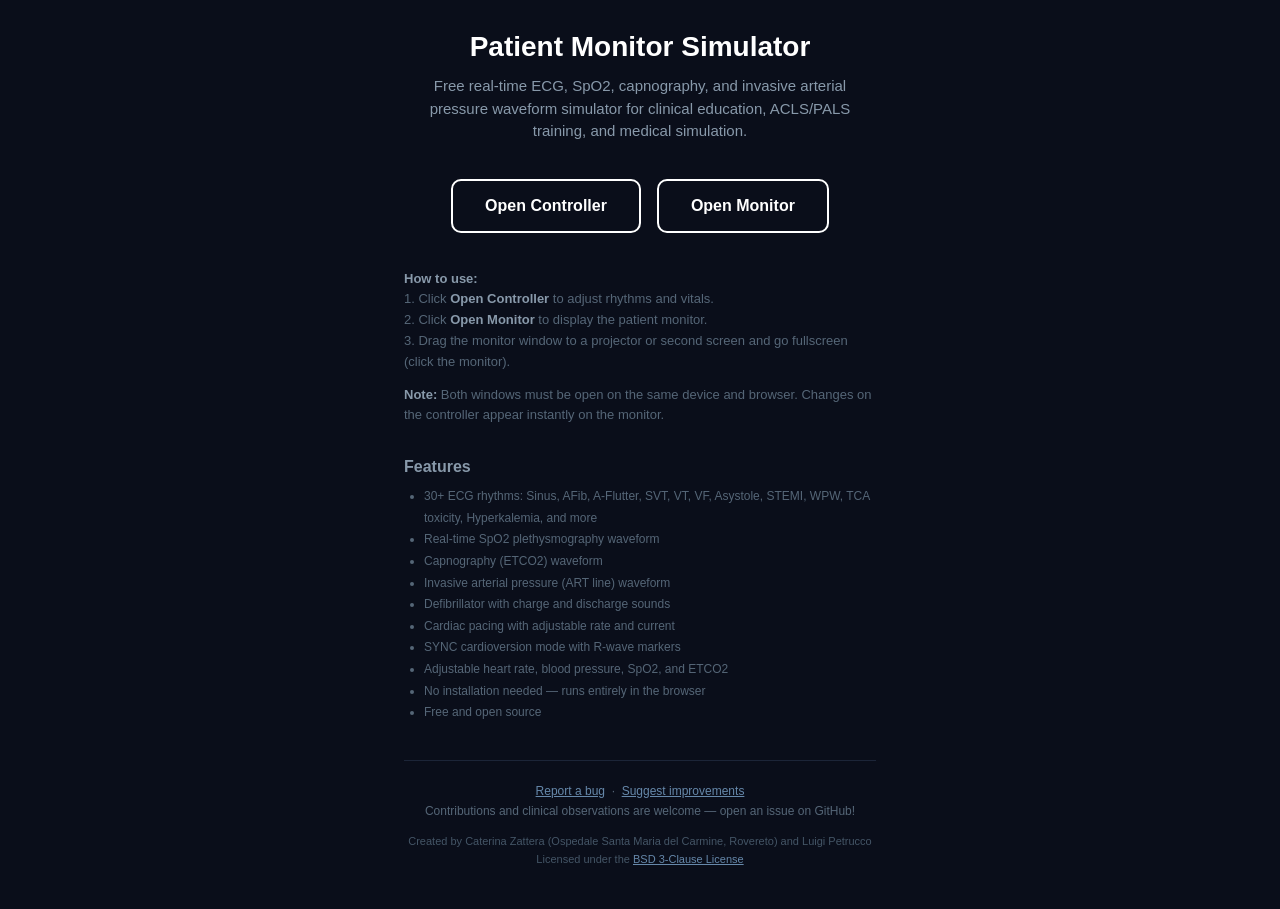
<file: monitor_simulator/frontend/index.html>
<!DOCTYPE html>
<html lang="en">
<head>
    <meta charset="UTF-8">
    <meta name="viewport" content="width=device-width, initial-scale=1.0">
    <title>Patient Monitor Simulator — Free ECG, SpO2 & Capnography Waveform Simulator for Clinical Education</title>
    <meta name="description" content="Free real-time patient monitor simulator with ECG rhythms, SpO2 plethysmography, capnography, invasive arterial pressure, defibrillator, and pacing. Designed for medical education, ACLS/PALS training, and clinical simulation.">
    <meta name="keywords" content="patient monitor simulator, ECG simulator, EKG simulator, clinical education, medical simulation, ACLS training, PALS training, cardiac rhythms, SpO2 waveform, capnography simulator, defibrillator simulator, arterial line waveform, bedside monitor, nursing education, paramedic training, emergency medicine, critical care, sinus rhythm, atrial fibrillation, ventricular tachycardia, ventricular fibrillation, STEMI, WPW, cardiac arrest, CPR training">
    <meta name="author" content="Caterina Zattera, Luigi Petrucco">
    <meta name="robots" content="index, follow">
    <link rel="canonical" href="https://www.roschunters.eu/">

    <!-- Open Graph / Social Media -->
    <meta property="og:type" content="website">
    <meta property="og:title" content="Patient Monitor Simulator — Free Clinical Education Tool">
    <meta property="og:description" content="Real-time ECG, SpO2, capnography, and arterial pressure waveform simulator. 30+ cardiac rhythms, defibrillator, pacing, and SYNC mode. Free and open source.">
    <meta property="og:url" content="https://www.roschunters.eu/">
    <meta property="og:site_name" content="Patient Monitor Simulator">

    <!-- Twitter Card -->
    <meta name="twitter:card" content="summary_large_image">
    <meta name="twitter:title" content="Patient Monitor Simulator — Free ECG & Waveform Simulator">
    <meta name="twitter:description" content="Real-time patient monitor simulator for clinical education. 30+ ECG rhythms, SpO2, capnography, arterial line, defibrillator, and pacing.">

    <!-- Structured Data -->
    <script type="application/ld+json">
    {
        "@context": "https://schema.org",
        "@type": "WebApplication",
        "name": "Patient Monitor Simulator",
        "url": "https://www.roschunters.eu/",
        "description": "Free real-time patient monitor simulator with ECG, SpO2, capnography, and invasive arterial pressure waveforms for clinical education and medical simulation training.",
        "applicationCategory": "EducationalApplication",
        "operatingSystem": "Any (web browser)",
        "offers": { "@type": "Offer", "price": "0", "priceCurrency": "USD" },
        "author": [
            { "@type": "Person", "name": "Caterina Zattera", "affiliation": "Ospedale Santa Maria del Carmine, Rovereto" },
            { "@type": "Person", "name": "Luigi Petrucco" }
        ],
        "license": "https://github.com/vigji/ekg-generator/blob/main/LICENSE"
    }
    </script>
    <style>
        * { margin: 0; padding: 0; box-sizing: border-box; }
        html, body {
            height: 100%;
            background: #0a0e1a;
            font-family: -apple-system, BlinkMacSystemFont, 'Segoe UI', Roboto, sans-serif;
            color: #e0e0e0;
            display: flex;
            align-items: center;
            justify-content: center;
        }
        .container {
            text-align: center;
            max-width: 520px;
            padding: 40px 24px;
        }
        h1 {
            font-size: 28px;
            font-weight: 700;
            color: #fff;
            margin-bottom: 12px;
        }
        .subtitle {
            font-size: 15px;
            color: #8899aa;
            margin-bottom: 36px;
            line-height: 1.5;
        }
        .links {
            display: flex;
            gap: 16px;
            justify-content: center;
            margin-bottom: 36px;
        }
        a.btn {
            display: inline-block;
            padding: 16px 32px;
            border-radius: 10px;
            font-size: 16px;
            font-weight: 600;
            text-decoration: none;
            transition: all 0.15s;
        }
        a.btn-controller, a.btn-monitor {
            background: transparent;
            border: 2px solid #fff;
            color: #fff;
        }
        a.btn-controller:hover, a.btn-monitor:hover {
            background: rgba(255, 255, 255, 0.1);
        }
        .instructions {
            font-size: 13px;
            color: #556677;
            line-height: 1.6;
            text-align: left;
        }
        .instructions strong { color: #8899aa; }
        .footer {
            margin-top: 36px;
            padding-top: 20px;
            border-top: 1px solid #1c2538;
            font-size: 12px;
            color: #556677;
            line-height: 1.7;
            text-align: center;
        }
        .footer a { color: #6688aa; }
        .footer a:hover { color: #8899bb; }
        .credits {
            margin-top: 10px;
            font-size: 11px;
            color: #445566;
        }
        .features {
            margin-top: 32px;
            text-align: left;
        }
        .features h2 {
            font-size: 16px;
            color: #8899aa;
            margin-bottom: 10px;
        }
        .features ul {
            font-size: 12px;
            color: #556677;
            line-height: 1.8;
            padding-left: 20px;
        }
    </style>
</head>
<body>
    <div class="container">
        <h1>Patient Monitor Simulator</h1>
        <p class="subtitle">
            Free real-time ECG, SpO2, capnography, and invasive arterial pressure waveform simulator for clinical education, ACLS/PALS training, and medical simulation.
        </p>
        <div class="links">
            <a href="controller/index.html" class="btn btn-controller" target="_blank">Open Controller</a>
            <a href="monitor/index.html" class="btn btn-monitor" target="_blank">Open Monitor</a>
        </div>
        <div class="instructions">
            <p><strong>How to use:</strong></p>
            <p>1. Click <strong>Open Controller</strong> to adjust rhythms and vitals.</p>
            <p>2. Click <strong>Open Monitor</strong> to display the patient monitor.</p>
            <p>3. Drag the monitor window to a projector or second screen and go fullscreen (click the monitor).</p>
            <p style="margin-top: 12px;"><strong>Note:</strong> Both windows must be open on the same device and browser. Changes on the controller appear instantly on the monitor.</p>
        </div>
        <div class="features">
            <h2>Features</h2>
            <ul>
                <li>30+ ECG rhythms: Sinus, AFib, A-Flutter, SVT, VT, VF, Asystole, STEMI, WPW, TCA toxicity, Hyperkalemia, and more</li>
                <li>Real-time SpO2 plethysmography waveform</li>
                <li>Capnography (ETCO2) waveform</li>
                <li>Invasive arterial pressure (ART line) waveform</li>
                <li>Defibrillator with charge and discharge sounds</li>
                <li>Cardiac pacing with adjustable rate and current</li>
                <li>SYNC cardioversion mode with R-wave markers</li>
                <li>Adjustable heart rate, blood pressure, SpO2, and ETCO2</li>
                <li>No installation needed — runs entirely in the browser</li>
                <li>Free and open source</li>
            </ul>
        </div>
        <div class="footer">
            <p>
                <a href="https://github.com/vigji/ekg-generator/issues/new?labels=bug&template=blank" target="_blank">Report a bug</a>
                &nbsp;&middot;&nbsp;
                <a href="https://github.com/vigji/ekg-generator/issues/new?labels=enhancement&template=blank" target="_blank">Suggest improvements</a>
            </p>
            <p>Contributions and clinical observations are welcome — open an issue on GitHub!</p>
            <p class="credits">
                Created by Caterina Zattera (Ospedale Santa Maria del Carmine, Rovereto) and Luigi Petrucco
                <br>
                Licensed under the <a href="https://github.com/vigji/ekg-generator/blob/main/LICENSE" target="_blank">BSD 3-Clause License</a>
            </p>
        </div>
    </div>
</body>
</html>
</file>
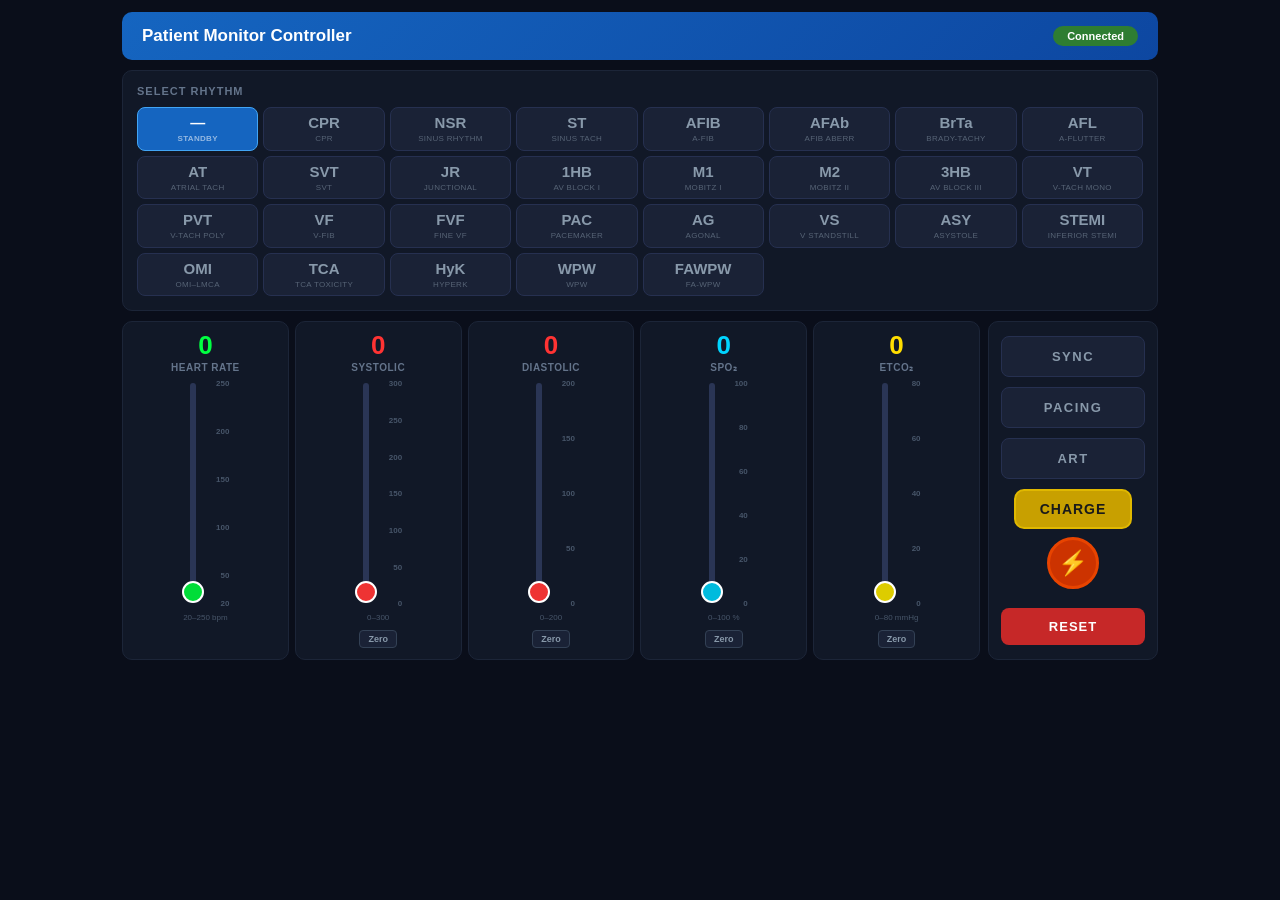
<file: monitor_simulator/frontend/controller/index.html>
<!DOCTYPE html>
<html lang="en">
<head>
    <meta charset="UTF-8">
    <meta name="viewport" content="width=device-width, initial-scale=1.0, user-scalable=no">
    <title>Monitor Controller</title>
    <link rel="stylesheet" href="style.css">
</head>
<body>
    <div id="controller">
        <!-- Header -->
        <div class="header">
            <h1>Patient Monitor Controller</h1>
            <div class="connection-status" id="conn-status">Disconnected</div>
        </div>

        <!-- Rhythm Selection Grid -->
        <div class="section">
            <div class="section-label">Select Rhythm</div>
            <div class="rhythm-grid" id="rhythm-grid">
                <!-- Populated by JS -->
            </div>
        </div>

        <!-- Sliders + Controls side-by-side -->
        <div class="bottom-row">
            <div class="sliders-row">
                <!-- Heart Rate -->
                <div class="slider-col">
                    <div class="slider-value ecg-color" id="hr-display">72</div>
                    <div class="slider-label">Heart Rate</div>
                    <div class="slider-wrap">
                        <input type="range" id="hr-slider" min="20" max="250" value="72"
                               orient="vertical" class="vslider ecg-slider">
                        <div class="slider-scale" id="hr-scale"></div>
                    </div>
                    <div class="slider-range">20–250 bpm</div>
                    <div class="slider-zero-spacer"></div>
                </div>

                <!-- Systolic BP -->
                <div class="slider-col">
                    <div class="slider-value bp-color" id="sys-display">120</div>
                    <div class="slider-label">Systolic</div>
                    <div class="slider-wrap">
                        <input type="range" id="sys-slider" min="0" max="300" value="120"
                               orient="vertical" class="vslider bp-slider">
                        <div class="slider-scale" id="sys-scale"></div>
                    </div>
                    <div class="slider-range">0–300</div>
                    <button class="slider-zero-btn" id="zero-sys">Zero</button>
                </div>

                <!-- Diastolic BP -->
                <div class="slider-col">
                    <div class="slider-value bp-color" id="dia-display">80</div>
                    <div class="slider-label">Diastolic</div>
                    <div class="slider-wrap">
                        <input type="range" id="dia-slider" min="0" max="200" value="80"
                               orient="vertical" class="vslider bp-slider">
                        <div class="slider-scale" id="dia-scale"></div>
                    </div>
                    <div class="slider-range">0–200</div>
                    <button class="slider-zero-btn" id="zero-dia">Zero</button>
                </div>

                <!-- SpO2 -->
                <div class="slider-col">
                    <div class="slider-value spo2-color" id="spo2-display">98</div>
                    <div class="slider-label">SpO₂</div>
                    <div class="slider-wrap">
                        <input type="range" id="spo2-slider" min="0" max="100" value="98"
                               orient="vertical" class="vslider spo2-slider">
                        <div class="slider-scale" id="spo2-scale"></div>
                    </div>
                    <div class="slider-range">0–100 %</div>
                    <button class="slider-zero-btn" id="zero-spo2">Zero</button>
                </div>

                <!-- EtCO2 -->
                <div class="slider-col">
                    <div class="slider-value capno-color" id="etco2-display">35</div>
                    <div class="slider-label">EtCO₂</div>
                    <div class="slider-wrap">
                        <input type="range" id="etco2-slider" min="0" max="80" value="35"
                               orient="vertical" class="vslider capno-slider">
                        <div class="slider-scale" id="etco2-scale"></div>
                    </div>
                    <div class="slider-range">0–80 mmHg</div>
                    <button class="slider-zero-btn" id="zero-etco2">Zero</button>
                </div>
            </div>

            <!-- Controls panel -->
            <div class="controls-panel">
                <button class="sync-btn" id="sync-btn">SYNC</button>
                <button class="pacing-btn" id="pacing-btn">PACING</button>
                <div class="pacing-controls" id="pacing-controls" style="display: none;">
                    <div class="pacing-param">
                        <span class="pacing-label">Rate</span>
                        <input type="range" id="pacing-rate-slider" min="40" max="180" value="70" class="hslider pacing-slider">
                        <span class="pacing-value" id="pacing-rate-display">70</span>
                        <span class="pacing-unit">bpm</span>
                    </div>
                    <div class="pacing-param">
                        <span class="pacing-label">Current</span>
                        <input type="range" id="pacing-current-slider" min="0" max="200" value="70" class="hslider pacing-slider">
                        <span class="pacing-value" id="pacing-current-display">70</span>
                        <span class="pacing-unit">mA</span>
                    </div>
                </div>
                <button class="art-btn" id="art-btn">ART</button>
                <div class="defib-controls">
                    <button class="defib-charge-btn" id="defib-charge-btn">Charge</button>
                    <button class="defib-shock-btn" id="defib-shock-btn">⚡</button>
                </div>
                <button class="action-btn reset-btn" id="reset-btn">Reset</button>
            </div>
        </div>
    </div>

    <script src="../shared/channel.js"></script>
    <script src="controller.js"></script>
</body>
</html>
</file>
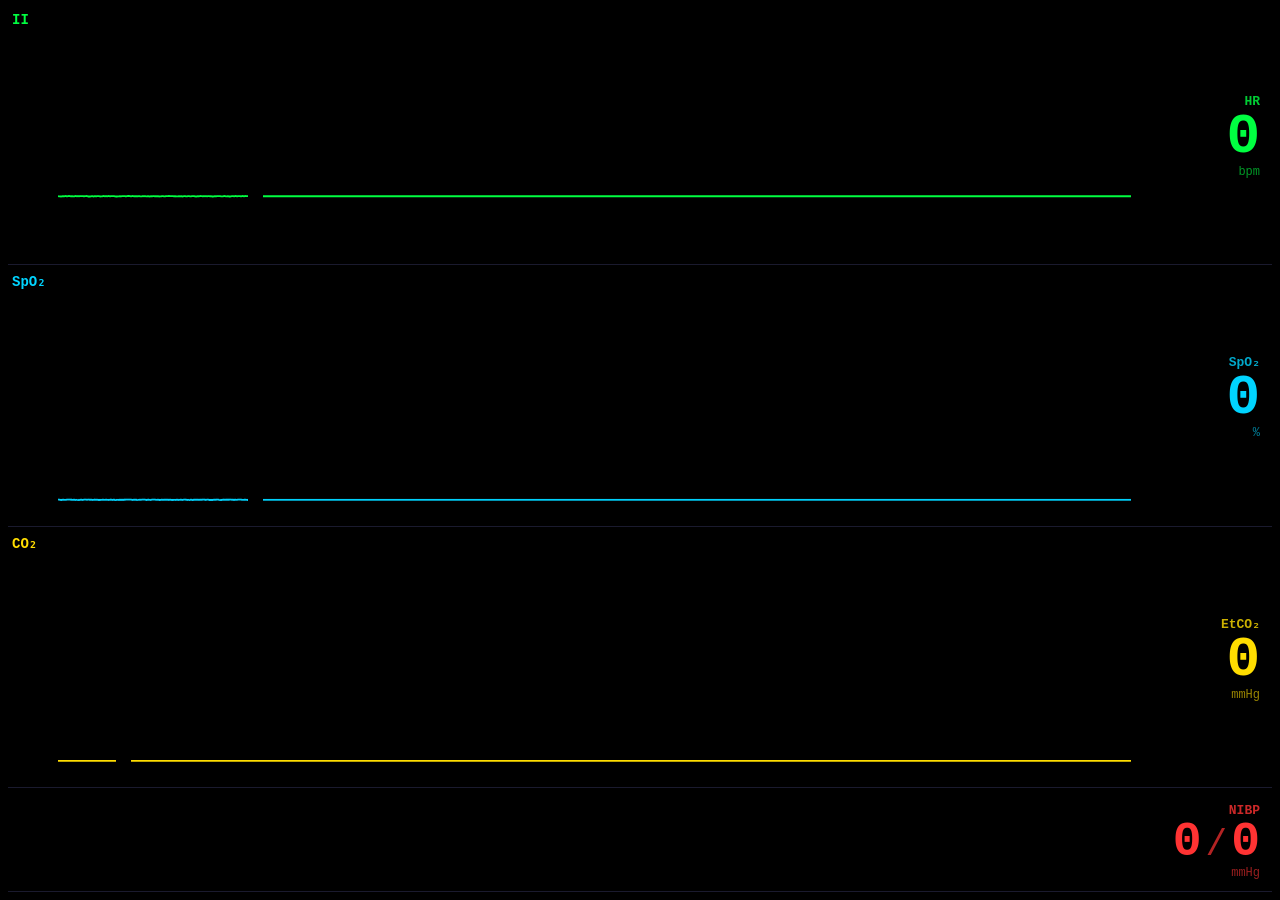
<file: monitor_simulator/frontend/monitor/index.html>
<!DOCTYPE html>
<html lang="en">
<head>
    <meta charset="UTF-8">
    <meta name="viewport" content="width=device-width, initial-scale=1.0">
    <title>Patient Monitor</title>
    <link rel="stylesheet" href="style.css">
</head>
<body>
    <div id="monitor">
        <!-- ECG Row -->
        <div class="waveform-row">
            <div class="waveform-label">
                <span class="label-text ecg-color">II</span>
            </div>
            <div class="waveform-canvas-wrap">
                <canvas id="ecg-canvas"></canvas>
            </div>
            <div class="vitals-panel">
                <span class="vital-label ecg-color">HR</span>
                <span class="vital-value ecg-color" id="hr-value">---</span>
                <span class="vital-unit ecg-color">bpm</span>
            </div>
        </div>

        <!-- SpO2 Row -->
        <div class="waveform-row">
            <div class="waveform-label">
                <span class="label-text spo2-color">SpO₂</span>
            </div>
            <div class="waveform-canvas-wrap">
                <canvas id="spo2-canvas"></canvas>
            </div>
            <div class="vitals-panel">
                <span class="vital-label spo2-color">SpO₂</span>
                <span class="vital-value spo2-color" id="spo2-value">---</span>
                <span class="vital-unit spo2-color">%</span>
            </div>
        </div>

        <!-- Capnography Row -->
        <div class="waveform-row">
            <div class="waveform-label">
                <span class="label-text capno-color">CO₂</span>
            </div>
            <div class="waveform-canvas-wrap">
                <canvas id="capno-canvas"></canvas>
            </div>
            <div class="vitals-panel">
                <span class="vital-label capno-color">EtCO₂</span>
                <span class="vital-value capno-color" id="etco2-value">---</span>
                <span class="vital-unit capno-color">mmHg</span>
            </div>
        </div>

        <!-- Arterial Line Row (hidden by default, shown when ART mode on) -->
        <div class="waveform-row" id="art-row" style="display: none;">
            <div class="waveform-label">
                <span class="label-text art-color">ART</span>
            </div>
            <div class="waveform-canvas-wrap" style="margin-right: 20px;">
                <canvas id="art-canvas"></canvas>
            </div>
            <div class="vitals-panel" style="width: 170px;">
                <span class="vital-label art-color">ART</span>
                <div class="bp-values">
                    <span class="bp-main art-color" id="art-sys">---</span>
                    <span class="bp-slash art-color">/</span>
                    <span class="bp-main art-color" id="art-dia">---</span>
                </div>
                <span class="vital-unit art-color">mmHg</span>
            </div>
        </div>

        <!-- Blood Pressure Row (numeric only) -->
        <div class="bp-row">
            <div class="bp-panel">
                <span class="vital-label bp-color">NIBP</span>
                <div class="bp-values">
                    <span class="bp-main bp-color" id="bp-sys">---</span>
                    <span class="bp-slash bp-color">/</span>
                    <span class="bp-main bp-color" id="bp-dia">---</span>
                </div>
                <span class="vital-unit bp-color">mmHg</span>
            </div>
        </div>
    </div>

    <script src="../shared/channel.js"></script>
    <script src="renderer.js"></script>
    <script src="monitor.js"></script>
</body>
</html>
</file>
<file: monitor_simulator/frontend/controller/style.css>
/* Controller Interface — clean dark medical theme */

* {
    margin: 0;
    padding: 0;
    box-sizing: border-box;
}

html, body {
    width: 100%;
    min-height: 100vh;
    background: #0a0e1a;
    font-family: -apple-system, BlinkMacSystemFont, 'Segoe UI', Roboto, sans-serif;
    color: #e0e0e0;
    overflow-x: hidden;
    --track-len: clamp(140px, 18vw, 220px);
}

#controller {
    max-width: 1060px;
    margin: 0 auto;
    padding: 12px;
    display: flex;
    flex-direction: column;
    gap: 10px;
}

/* --- Header --- */

.header {
    background: linear-gradient(135deg, #1565c0, #0d47a1);
    border-radius: 10px;
    padding: 14px 20px;
    display: flex;
    justify-content: space-between;
    align-items: center;
}

.header h1 {
    font-size: 17px;
    font-weight: 600;
    color: #fff;
}

.connection-status {
    font-size: 11px;
    padding: 4px 14px;
    border-radius: 12px;
    background: #c62828;
    color: #fff;
    font-weight: 600;
}

.connection-status.connected {
    background: #2e7d32;
}

/* --- Section --- */

.section {
    background: #111827;
    border: 1px solid #1c2538;
    border-radius: 10px;
    padding: 14px;
}

.section-label {
    font-size: 11px;
    font-weight: 700;
    text-transform: uppercase;
    letter-spacing: 1px;
    color: #64748b;
    margin-bottom: 10px;
}

/* --- Rhythm Grid --- */

.rhythm-grid {
    display: grid;
    grid-template-columns: repeat(8, 1fr);
    gap: 5px;
}

.rhythm-btn {
    background: #1a2236;
    border: 1px solid #263050;
    border-radius: 8px;
    padding: 6px 3px;
    color: #8899aa;
    font-size: 10px;
    font-weight: 500;
    text-align: center;
    cursor: pointer;
    transition: all 0.15s;
    line-height: 1.2;
}

.rhythm-btn:hover {
    background: #1e2a44;
    border-color: #3b6db5;
    color: #b0c0d0;
}

.rhythm-btn.active {
    background: #1565c0;
    border-color: #42a5f5;
    color: #fff;
    font-weight: 700;
}

.rhythm-btn .rhythm-abbr {
    display: block;
    font-size: 15px;
    font-weight: 700;
    margin-bottom: 2px;
}

.rhythm-btn .rhythm-name {
    display: block;
    font-size: 8px;
    opacity: 0.55;
    text-transform: uppercase;
    letter-spacing: 0.3px;
}

/* --- Bottom Row (Sliders + Controls) --- */

.bottom-row {
    display: flex;
    gap: 8px;
}

.sliders-row {
    display: flex;
    gap: 6px;
    flex: 1;
    min-width: 0;
}

/* --- Controls Panel (right side) --- */

.controls-panel {
    width: 170px;
    flex-shrink: 0;
    background: #111827;
    border: 1px solid #1c2538;
    border-radius: 10px;
    padding: 14px 12px;
    display: flex;
    flex-direction: column;
    gap: 10px;
    align-items: stretch;
}

.sync-btn, .pacing-btn, .art-btn {
    background: #1a2236;
    border: 1px solid #263050;
    border-radius: 8px;
    padding: 12px 0;
    color: #8899aa;
    font-size: 13px;
    font-weight: 700;
    cursor: pointer;
    transition: all 0.15s;
    letter-spacing: 1.5px;
    text-align: center;
}

.sync-btn:hover, .pacing-btn:hover, .art-btn:hover {
    border-color: #3b6db5;
    color: #b0c0d0;
}

.sync-btn.active {
    background: #c2410c;
    border-color: #ea580c;
    color: #fff;
}

.pacing-btn.active {
    background: #1565c0;
    border-color: #42a5f5;
    color: #fff;
}

.art-btn.active {
    background: #b34700;
    border-color: #ff6622;
    color: #fff;
}

/* --- Defibrillator Controls --- */

.defib-controls {
    display: flex;
    flex-direction: column;
    align-items: center;
    gap: 8px;
}

.defib-charge-btn {
    background: #c8a000;
    border: 2px solid #e0b800;
    border-radius: 10px;
    padding: 10px 24px;
    color: #1a1a1a;
    font-size: 14px;
    font-weight: 800;
    cursor: pointer;
    transition: all 0.15s;
    letter-spacing: 1px;
    text-transform: uppercase;
}

.defib-charge-btn:hover {
    background: #dab800;
    border-color: #f0d000;
}

.defib-charge-btn.active {
    background: #e8c800;
    border-color: #ffd700;
    box-shadow: 0 0 12px rgba(255, 215, 0, 0.5);
    animation: charge-pulse 0.8s ease-in-out infinite;
}

@keyframes charge-pulse {
    0%, 100% { box-shadow: 0 0 8px rgba(255, 215, 0, 0.4); }
    50% { box-shadow: 0 0 18px rgba(255, 215, 0, 0.8); }
}

.defib-shock-btn {
    width: 52px;
    height: 52px;
    border-radius: 50%;
    background: #cc3300;
    border: 3px solid #e84400;
    color: #fff;
    font-size: 24px;
    font-weight: bold;
    cursor: pointer;
    transition: all 0.15s;
    display: flex;
    align-items: center;
    justify-content: center;
    line-height: 1;
}

.defib-shock-btn:hover {
    background: #e84400;
    border-color: #ff5500;
}

.defib-shock-btn:active {
    background: #ff5500;
    transform: scale(0.95);
}

/* --- Pacing Controls --- */

.pacing-controls {
    display: flex;
    flex-direction: column;
    gap: 8px;
}

.pacing-param {
    display: flex;
    align-items: center;
    gap: 4px;
    flex-wrap: wrap;
}

.pacing-label {
    font-size: 10px;
    font-weight: 700;
    color: #64748b;
    width: 100%;
    text-transform: uppercase;
    letter-spacing: 0.5px;
}

.pacing-value {
    font-size: 14px;
    font-weight: 700;
    color: #42a5f5;
    min-width: 28px;
    text-align: right;
}

.pacing-unit {
    font-size: 9px;
    color: #475569;
}

.hslider {
    -webkit-appearance: none;
    appearance: none;
    width: 100%;
    min-width: 0;
    height: 4px;
    background: #2a3555;
    border-radius: 2px;
    cursor: pointer;
    flex: 1;
}

.hslider::-webkit-slider-thumb {
    -webkit-appearance: none;
    appearance: none;
    width: 16px;
    height: 16px;
    border-radius: 50%;
    background: #42a5f5;
    border: 2px solid #fff;
    cursor: pointer;
}

.hslider::-moz-range-thumb {
    width: 16px;
    height: 16px;
    border-radius: 50%;
    background: #42a5f5;
    border: 2px solid #fff;
    cursor: pointer;
}

/* --- Slider Columns --- */

.slider-col {
    flex: 1;
    min-width: 0;
    background: #111827;
    border: 1px solid #1c2538;
    border-radius: 10px;
    padding: 10px 4px;
    display: flex;
    flex-direction: column;
    align-items: center;
    gap: 4px;
}

.slider-value {
    font-size: 26px;
    font-weight: 700;
    line-height: 1;
}

.slider-label {
    font-size: 10px;
    font-weight: 600;
    color: #64748b;
    text-align: center;
    text-transform: uppercase;
    letter-spacing: 0.5px;
}

.slider-wrap {
    height: calc(var(--track-len) + 12px);
    display: flex;
    align-items: center;
    justify-content: center;
    gap: 2px;
}

.slider-range {
    font-size: 8px;
    color: #475569;
    text-align: center;
}

.slider-zero-btn {
    margin-top: 4px;
    padding: 3px 8px;
    background: #1a2236;
    border: 1px solid #334155;
    border-radius: 4px;
    color: #8899aa;
    font-size: 9px;
    font-weight: 600;
    cursor: pointer;
    transition: all 0.15s;
}

.slider-zero-btn:hover {
    background: #263050;
    border-color: #4a6080;
    color: #b0c0d0;
}

.slider-zero-spacer {
    margin-top: 4px;
    height: 19px;
}

/* --- Slider Scale --- */

.slider-scale {
    position: relative;
    height: var(--track-len);
    width: 22px;
    flex-shrink: 0;
}

.scale-tick {
    position: absolute;
    right: 0;
    transform: translateY(50%);
    font-size: 8px;
    color: #475569;
    font-weight: 600;
    white-space: nowrap;
}

/* --- Vertical Slider Styling --- */

/*
 * Uses writing-mode for native vertical rendering.
 * No CSS rotation = no axis-swapped margin bugs.
 */
.vslider {
    -webkit-appearance: none;
    appearance: none;
    writing-mode: vertical-lr;
    direction: rtl;
    width: 24px;
    height: var(--track-len);
    background: transparent;
    cursor: pointer;
}

/* Track */
.vslider::-webkit-slider-runnable-track {
    width: 6px;
    height: 100%;
    background: #2a3555;
    border-radius: 3px;
}

.vslider::-moz-range-track {
    width: 6px;
    height: 100%;
    background: #2a3555;
    border-radius: 3px;
}

/* Thumb — margin-left centers it on the 6px track */
.vslider::-webkit-slider-thumb {
    -webkit-appearance: none;
    appearance: none;
    width: 22px;
    height: 22px;
    border-radius: 50%;
    border: 2px solid #fff;
    cursor: pointer;
    margin-left: -8px;
}

.vslider::-moz-range-thumb {
    width: 22px;
    height: 22px;
    border-radius: 50%;
    border: 2px solid #fff;
    cursor: pointer;
}

/* Slider colors per parameter */
.ecg-slider::-webkit-slider-thumb { background: #00dd38; }
.ecg-slider::-moz-range-thumb { background: #00dd38; }

.bp-slider::-webkit-slider-thumb { background: #ee3333; }
.bp-slider::-moz-range-thumb { background: #ee3333; }

.spo2-slider::-webkit-slider-thumb { background: #00bbdd; }
.spo2-slider::-moz-range-thumb { background: #00bbdd; }

.capno-slider::-webkit-slider-thumb { background: #ddcc00; }
.capno-slider::-moz-range-thumb { background: #ddcc00; }

/* --- Color classes --- */

.ecg-color { color: #00ff41; }
.spo2-color { color: #00d4ff; }
.capno-color { color: #ffdd00; }
.bp-color { color: #ff3333; }

/* --- Action Buttons --- */

.action-btn {
    padding: 11px 0;
    border: none;
    border-radius: 8px;
    font-size: 13px;
    font-weight: 700;
    cursor: pointer;
    transition: all 0.15s;
    text-transform: uppercase;
    letter-spacing: 1px;
    text-align: center;
    margin-top: auto;
}

.reset-btn {
    background: #c62828;
    color: #fff;
}

.reset-btn:hover {
    background: #e53935;
}

/* --- Responsive --- */

@media (max-width: 500px) {
    .rhythm-grid {
        grid-template-columns: repeat(4, 1fr);
    }

    .slider-value {
        font-size: 22px;
    }
}
</file>
<file: monitor_simulator/frontend/monitor/style.css>
/* Patient Monitor Display — dark clinical monitor look */

* {
    margin: 0;
    padding: 0;
    box-sizing: border-box;
}

html, body {
    width: 100%;
    height: 100%;
    background: #000000;
    font-family: 'Courier New', 'Lucida Console', monospace;
    overflow: hidden;
    cursor: none;
}

#monitor {
    width: 100vw;
    height: 100vh;
    display: flex;
    flex-direction: column;
    padding: 8px;
    gap: 4px;
}

/* --- Waveform rows --- */

.waveform-row {
    flex: 1;
    display: flex;
    align-items: stretch;
    border-bottom: 1px solid #1a1a2e;
    min-height: 0;
}

.waveform-label {
    width: 50px;
    display: flex;
    align-items: flex-start;
    padding-top: 4px;
    padding-left: 4px;
}

.label-text {
    font-size: 14px;
    font-weight: bold;
}

.waveform-canvas-wrap {
    flex: 1;
    position: relative;
    min-width: 0;
}

.waveform-canvas-wrap canvas {
    width: 100%;
    height: 100%;
    display: block;
}

/* --- Vitals panel (right side) --- */

.vitals-panel {
    width: 140px;
    display: flex;
    flex-direction: column;
    align-items: flex-end;
    justify-content: center;
    padding-right: 12px;
}

.vital-label {
    font-size: 13px;
    font-weight: bold;
    opacity: 0.8;
}

.vital-value {
    font-size: 56px;
    font-weight: bold;
    line-height: 1.0;
}

.vital-unit {
    font-size: 12px;
    opacity: 0.6;
}

/* --- Blood pressure row --- */

.bp-row {
    height: 100px;
    display: flex;
    align-items: center;
    justify-content: flex-end;
    padding-right: 12px;
    border-bottom: 1px solid #1a1a2e;
}

.bp-panel {
    display: flex;
    flex-direction: column;
    align-items: flex-end;
}

.bp-values {
    display: flex;
    align-items: baseline;
    gap: 4px;
}

.bp-main {
    font-size: 48px;
    font-weight: bold;
    line-height: 1.0;
}

.bp-slash {
    font-size: 36px;
    opacity: 0.7;
}

/* --- Colors matching clinical monitors --- */

.ecg-color { color: #00ff41; }     /* Green */
.spo2-color { color: #00d4ff; }    /* Light blue / cyan */
.capno-color { color: #ffdd00; }   /* Yellow */
.bp-color { color: #ff3333; }      /* Red */
.art-color { color: #ff6622; }     /* Orange-red (arterial) */
</file>
